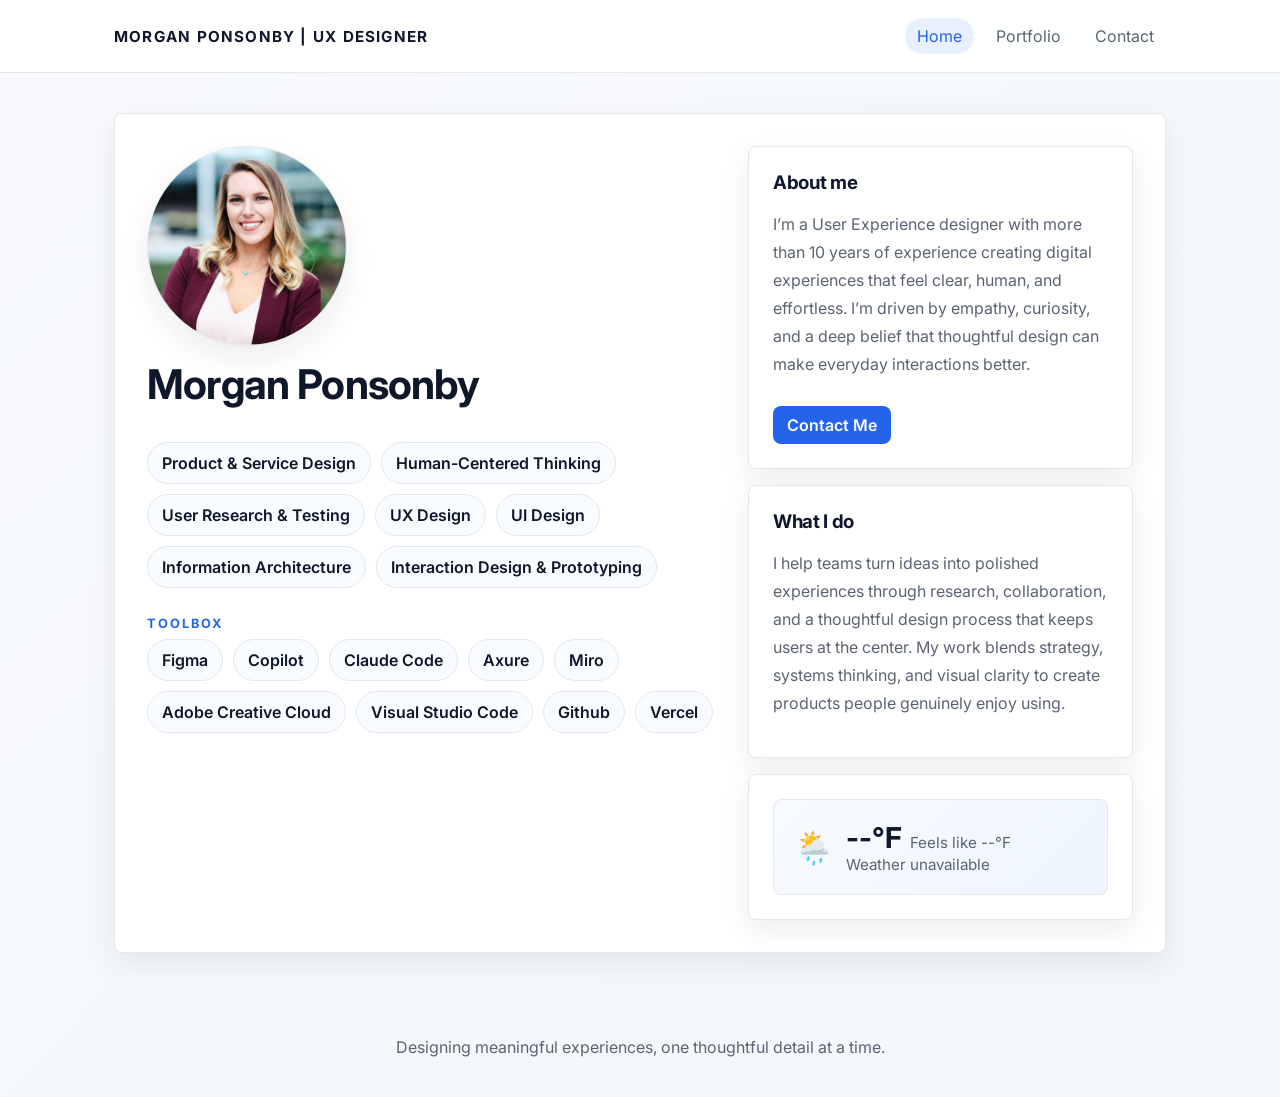
<file: index.html>
<!DOCTYPE html>
<html lang="en">
  <head>
    <meta charset="UTF-8" />
    <meta name="viewport" content="width=device-width, initial-scale=1.0" />
    <title>Morgan Ponsonby | UX Designer</title>
    <meta
      name="description"
      content="Morgan Ponsonby is a UX designer with over 10 years of experience crafting thoughtful digital experiences."
    />
    <link rel="preconnect" href="https://fonts.googleapis.com" />
    <link rel="preconnect" href="https://fonts.gstatic.com" crossorigin />
    <link href="https://fonts.googleapis.com/css2?family=Inter:wght@400;500;600;700;800&display=swap" rel="stylesheet" />
    <link rel="stylesheet" href="styles.css" />
  </head>
  <body>
    <header>
      <nav>
        <a class="brand" href="index.html">Morgan Ponsonby | UX Designer</a>
        <div class="nav-links">
          <a class="active" href="index.html">Home</a>
          <a href="pages/work.html">Portfolio</a>
          <a href="pages/contact.html">Contact</a>
        </div>
      </nav>
    </header>

    <main>
      <section class="hero">
        <div class="intro-column">
          <div class="portrait-frame">
            <img src="Headshot-Morgan.jpg" alt="Morgan Ponsonby" />
          </div>
          <h1>Morgan Ponsonby</h1>
          <div class="highlights">
            <span class="pill">Product & Service Design</span>
            <span class="pill">Human-Centered Thinking</span>
            <span class="pill">User Research & Testing</span>
            <span class="pill">UX Design</span>
            <span class="pill">UI Design</span>
            <span class="pill">Information Architecture</span>
            <span class="pill">Interaction Design & Prototyping</span>
          </div>
          <div class="skills-group">
            <div class="skills-label">TOOLBOX</div>
            <div class="highlights">
              <span class="pill">Figma</span>
              <span class="pill">Copilot</span>
              <span class="pill">Claude Code</span>
              <span class="pill">Axure</span>
              <span class="pill">Miro</span>
              <span class="pill">Adobe Creative Cloud</span>
              <span class="pill">Visual Studio Code</span>
              <span class="pill">Github</span>
              <span class="pill">Vercel</span>
            </div>
          </div>
        </div>

        <div class="info-grid">
          <article class="card">
            <h3>About me</h3>
            <p>
              I’m a User Experience designer with more than 10 years of experience creating digital
              experiences that feel clear, human, and effortless. I’m driven by empathy, curiosity,
              and a deep belief that thoughtful design can make everyday interactions better.
            </p>
            <a class="cta-link" href="mailto:hello@morganponsonby.com">Contact Me</a>
          </article>
          <article class="card">
            <h3>What I do</h3>
            <p>
              I help teams turn ideas into polished experiences through research, collaboration, and a
              thoughtful design process that keeps users at the center. My work blends strategy,
              systems thinking, and visual clarity to create products people genuinely enjoy using.
            </p>
          </article>
          <article class="card">
            <div id="weather-widget" class="weather-card">
              <div class="weather-main">
                <div id="weather-icon" class="weather-icon">☀️</div>
                <div>
                  <div class="weather-temp-row">
                    <div id="weather-temp" class="weather-temp">--°F</div>
                    <div id="weather-feels" class="weather-feels">Feels like --°F</div>
                  </div>
                  <div id="weather-location" class="weather-meta">Locating your weather…</div>
                </div>
              </div>
            </div>
          </article>
        </div>
      </section>
    </main>

    <footer>Designing meaningful experiences, one thoughtful detail at a time.</footer>

    <script src="app.js"></script>
  </body>
</html>
</file>
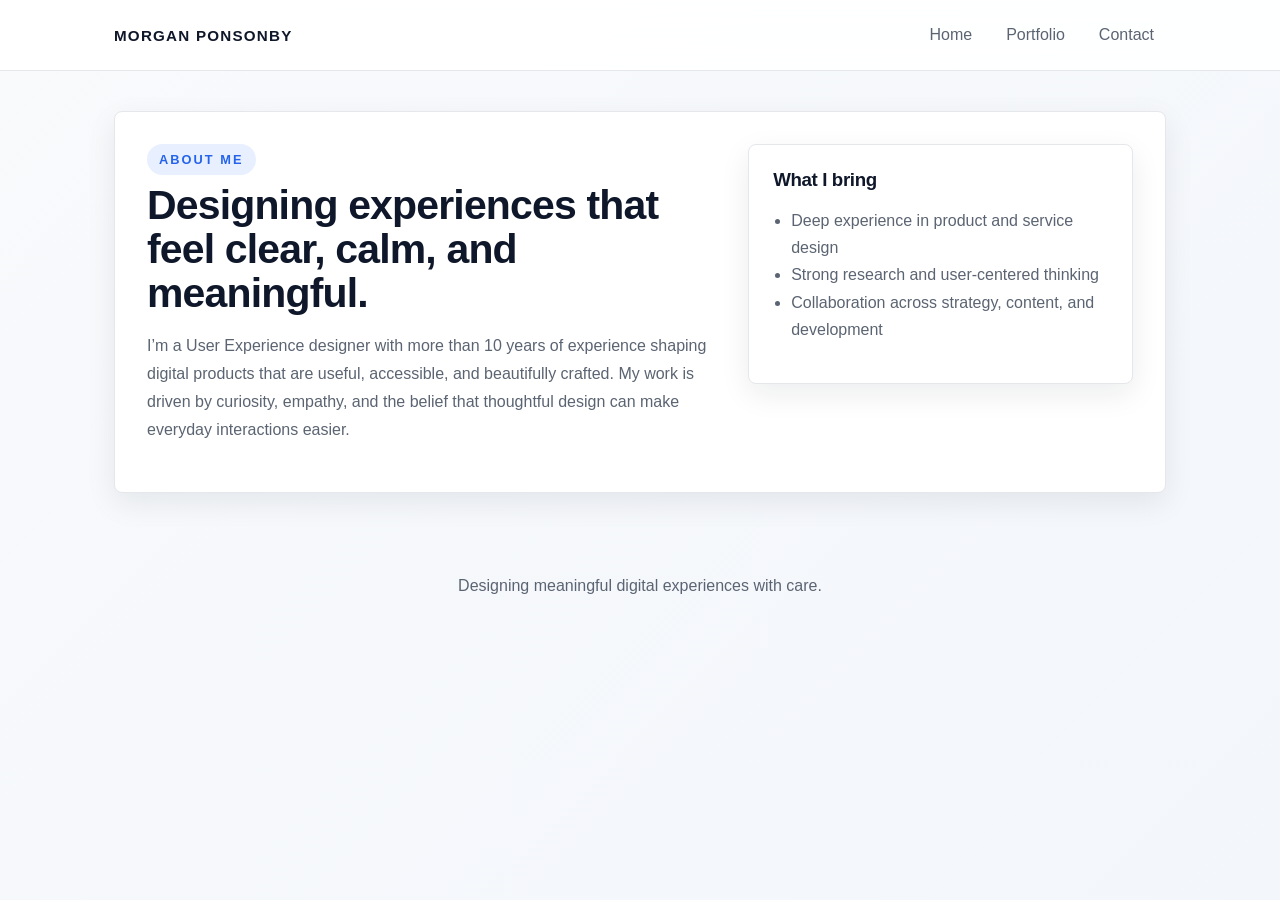
<file: pages/about.html>
<!DOCTYPE html>
<html lang="en">
  <head>
    <meta charset="UTF-8" />
    <meta name="viewport" content="width=device-width, initial-scale=1.0" />
    <title>About | Morgan Ponsonby</title>
    <link rel="stylesheet" href="../styles.css" />
  </head>
  <body>
    <header>
      <nav>
        <a class="brand" href="../index.html">Morgan Ponsonby</a>
        <div class="nav-links">
          <a href="../index.html">Home</a>
          <a href="work.html">Portfolio</a>
          <a href="contact.html">Contact</a>
        </div>
      </nav>
    </header>

    <main>
      <section class="hero">
        <div>
          <div class="eyebrow">About me</div>
          <h1>Designing experiences that feel clear, calm, and meaningful.</h1>
          <p>
            I’m a User Experience designer with more than 10 years of experience shaping digital
            products that are useful, accessible, and beautifully crafted. My work is driven by
            curiosity, empathy, and the belief that thoughtful design can make everyday interactions easier.
          </p>
        </div>
        <div class="card">
          <h3>What I bring</h3>
          <ul>
            <li>Deep experience in product and service design</li>
            <li>Strong research and user-centered thinking</li>
            <li>Collaboration across strategy, content, and development</li>
          </ul>
        </div>
      </section>
    </main>

    <footer>Designing meaningful digital experiences with care.</footer>
  </body>
</html>
</file>
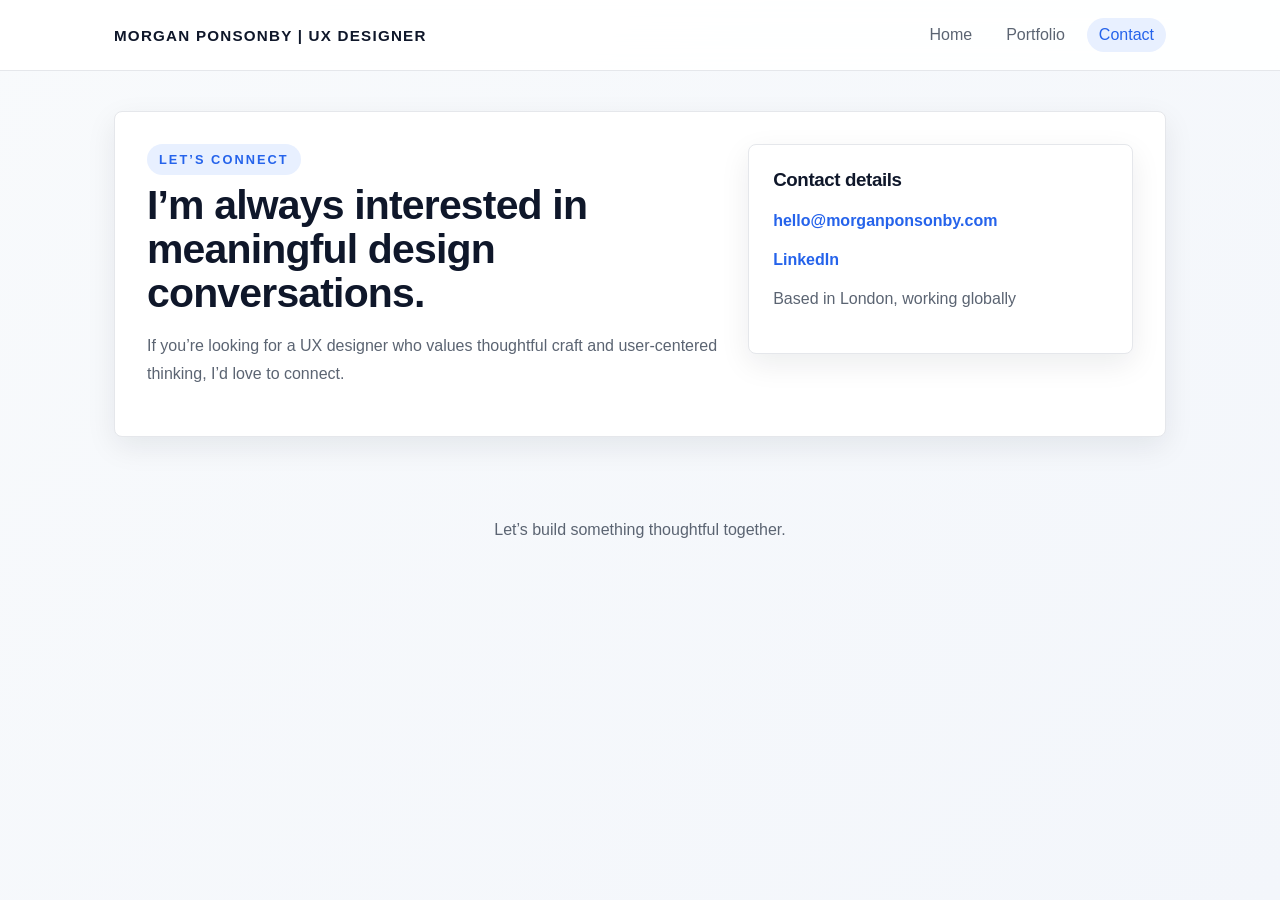
<file: pages/contact.html>
<!DOCTYPE html>
<html lang="en">
  <head>
    <meta charset="UTF-8" />
    <meta name="viewport" content="width=device-width, initial-scale=1.0" />
    <title>Contact | Morgan Ponsonby</title>
    <link rel="stylesheet" href="../styles.css" />
  </head>
  <body>
    <header>
      <nav>
        <a class="brand" href="../index.html">Morgan Ponsonby | UX Designer</a>
        <div class="nav-links">
          <a href="../index.html">Home</a>
          <a href="work.html">Portfolio</a>
          <a class="active" href="contact.html">Contact</a>
        </div>
      </nav>
    </header>

    <main>
      <section class="hero">
        <div>
          <div class="eyebrow">Let’s connect</div>
          <h1>I’m always interested in meaningful design conversations.</h1>
          <p>
            If you’re looking for a UX designer who values thoughtful craft and user-centered thinking,
            I’d love to connect.
          </p>
        </div>
        <div class="card">
          <h3>Contact details</h3>
          <ul class="contact-list">
            <li><a href="mailto:hello@morganponsonby.com">hello@morganponsonby.com</a></li>
            <li><a href="https://www.linkedin.com/" target="_blank" rel="noreferrer">LinkedIn</a></li>
            <li>Based in London, working globally</li>
          </ul>
        </div>
      </section>
    </main>

    <footer>Let’s build something thoughtful together.</footer>
  </body>
</html>
</file>
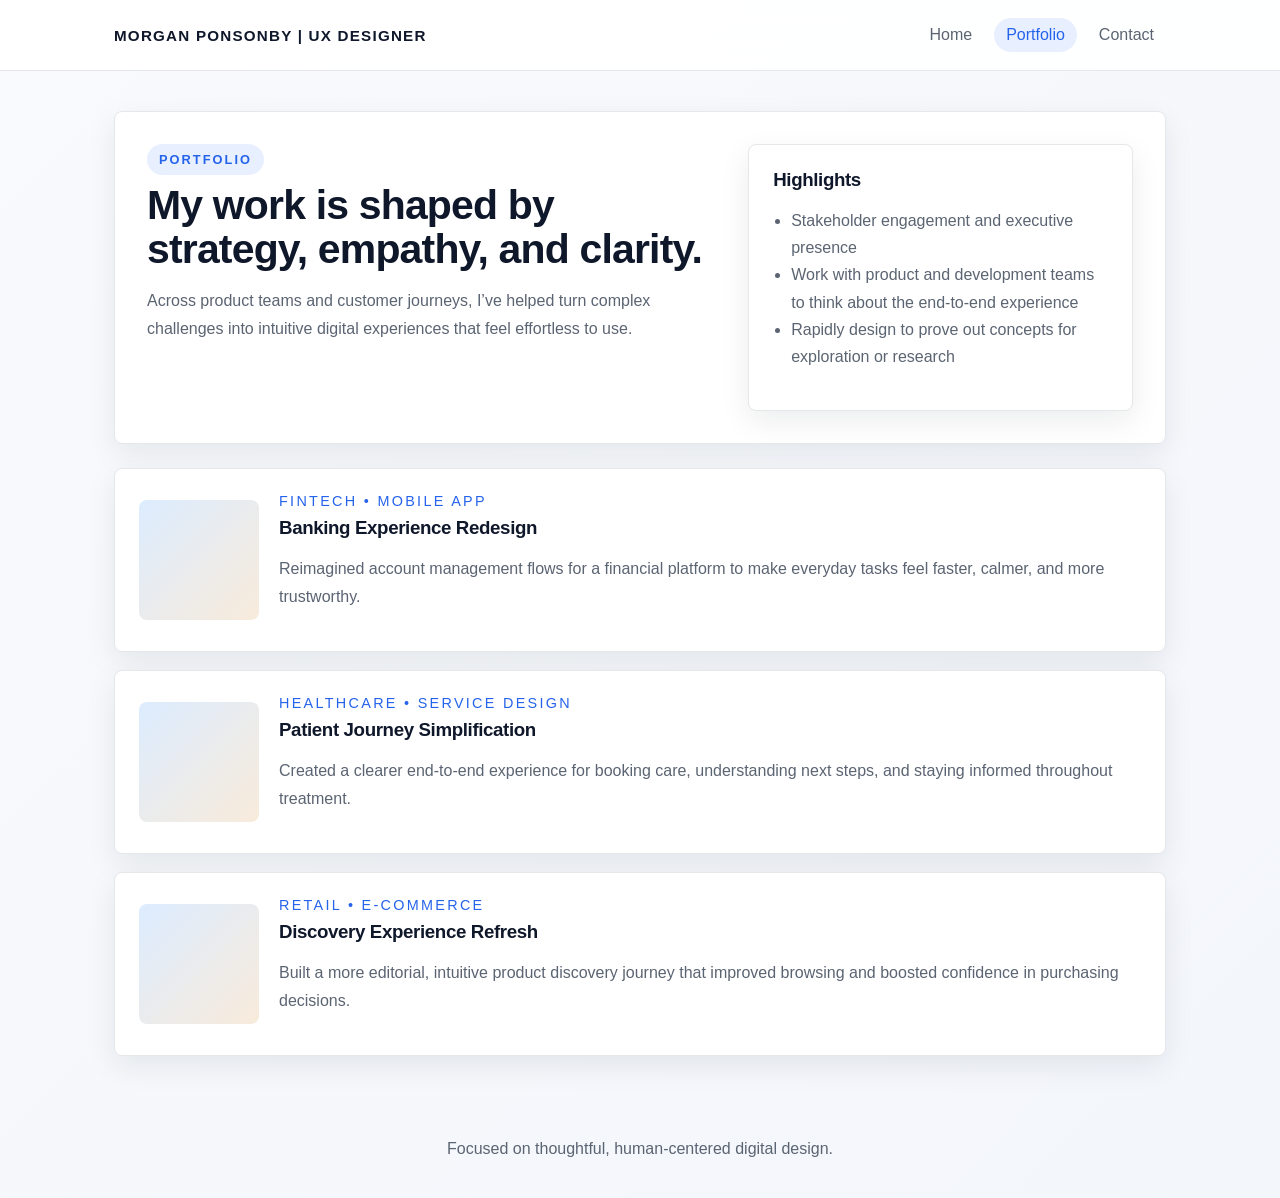
<file: pages/work.html>
<!DOCTYPE html>
<html lang="en">
  <head>
    <meta charset="UTF-8" />
    <meta name="viewport" content="width=device-width, initial-scale=1.0" />
    <title>Work | Morgan Ponsonby</title>
    <link rel="stylesheet" href="../styles.css" />
  </head>
  <body>
    <header>
      <nav>
        <a class="brand" href="../index.html">Morgan Ponsonby | UX Designer</a>
        <div class="nav-links">
          <a href="../index.html">Home</a>
          <a class="active" href="work.html">Portfolio</a>
          <a href="contact.html">Contact</a>
        </div>
      </nav>
    </header>

    <main>
      <section class="hero">
        <div>
          <div class="eyebrow">Portfolio</div>
          <h1>My work is shaped by strategy, empathy, and clarity.</h1>
          <p>
            Across product teams and customer journeys, I’ve helped turn complex challenges into
            intuitive digital experiences that feel effortless to use.
          </p>
        </div>
        <div class="card">
          <h3>Highlights</h3>
          <ul>
            <li>Stakeholder engagement and executive presence</li>
            <li>Work with product and development teams to think about the end-to-end experience</li>
            <li>Rapidly design to prove out concepts for exploration or research</li>
          </ul>
        </div>
      </section>

      <section class="work-grid">
        <article class="work-item">
          <div class="work-thumb" aria-hidden="true"></div>
          <div class="work-copy">
            <div class="meta">Fintech • Mobile App</div>
            <h3>Banking Experience Redesign</h3>
            <p>
              Reimagined account management flows for a financial platform to make everyday tasks feel
              faster, calmer, and more trustworthy.
            </p>
          </div>
        </article>

        <article class="work-item">
          <div class="work-thumb" aria-hidden="true"></div>
          <div class="work-copy">
            <div class="meta">Healthcare • Service Design</div>
            <h3>Patient Journey Simplification</h3>
            <p>
              Created a clearer end-to-end experience for booking care, understanding next steps, and
              staying informed throughout treatment.
            </p>
          </div>
        </article>

        <article class="work-item">
          <div class="work-thumb" aria-hidden="true"></div>
          <div class="work-copy">
            <div class="meta">Retail • E-commerce</div>
            <h3>Discovery Experience Refresh</h3>
            <p>
              Built a more editorial, intuitive product discovery journey that improved browsing and
              boosted confidence in purchasing decisions.
            </p>
          </div>
        </article>
      </section>
    </main>

    <footer>Focused on thoughtful, human-centered digital design.</footer>
  </body>
</html>
</file>
<file: styles.css>
:root {
  color-scheme: light;
  --bg: #f6f8fc;
  --panel: #ffffff;
  --text: #0f172a;
  --muted: #5b6472;
  --accent: #2563eb;
  --accent-strong: #1d4ed8;
  --accent-soft: #e8f0ff;
  --border: #e5e7eb;
  --shadow: 0 10px 30px rgba(15, 23, 42, 0.08);
}

* {
  box-sizing: border-box;
}

body {
  margin: 0;
  font-family: "Inter", "SF Pro Display", "Segoe UI", Roboto, Arial, sans-serif;
  color: var(--text);
  background: linear-gradient(135deg, #f8fafc 0%, #f3f6fb 100%);
  min-height: 100vh;
}

a {
  color: var(--accent);
  text-decoration: none;
}

header {
  background: rgba(255, 255, 255, 0.9);
  border-bottom: 1px solid var(--border);
  backdrop-filter: blur(14px);
  position: sticky;
  top: 0;
  z-index: 10;
}

nav {
  max-width: 1100px;
  margin: 0 auto;
  padding: 18px 24px;
  display: flex;
  justify-content: space-between;
  align-items: center;
}

.brand {
  font-weight: 700;
  letter-spacing: 0.08em;
  text-transform: uppercase;
  font-size: 0.95rem;
  color: var(--text);
}

.nav-links {
  display: flex;
  gap: 10px;
  flex-wrap: wrap;
}

.nav-links a {
  color: var(--muted);
  padding: 8px 12px;
  border-radius: 999px;
  transition: all 0.2s ease;
}

.nav-links a:hover,
.nav-links a.active {
  color: var(--accent);
  background: var(--accent-soft);
}

main {
  max-width: 1100px;
  margin: 0 auto;
  padding: 40px 24px 64px;
}

.hero,
.card,
.work-item {
  background: var(--panel);
  border: 1px solid var(--border);
  border-radius: 8px;
  box-shadow: var(--shadow);
}

.hero {
  display: grid;
  grid-template-columns: 1.2fr 0.8fr;
  gap: 24px;
  padding: 32px;
  align-items: start;
}

.intro-column {
  display: flex;
  flex-direction: column;
  gap: 16px;
}

.portrait-frame {
  width: 200px;
  height: 200px;
  border-radius: 50%;
  overflow: hidden;
  border: 1px solid var(--border);
  box-shadow: 0 12px 30px rgba(15, 23, 42, 0.08);
  background: #e8eef7;
}

.portrait-frame img {
  display: block;
  width: 100%;
  height: 100%;
  object-fit: cover;
  object-position: center 20%;
}

.eyebrow {
  display: inline-block;
  padding: 8px 12px;
  border-radius: 999px;
  background: var(--accent-soft);
  color: var(--accent);
  font-size: 0.8rem;
  text-transform: uppercase;
  letter-spacing: 0.16em;
  margin-bottom: 8px;
  font-weight: 600;
}

h1,
h2,
h3 {
  margin: 0 0 12px;
  font-family: "Inter", "SF Pro Display", "Segoe UI", sans-serif;
  font-weight: 700;
  letter-spacing: -0.02em;
}

h1 {
  font-size: clamp(2.1rem, 3.2vw, 3.2rem);
  line-height: 1.08;
}

h2 {
  font-size: clamp(1.6rem, 2.2vw, 2rem);
}

p {
  line-height: 1.75;
  color: var(--muted);
  font-size: 1rem;
}

.highlights {
  display: flex;
  flex-wrap: wrap;
  gap: 10px;
  margin-top: 8px;
}

.skills-group {
  margin-top: 4px;
  padding-top: 8px;
}

.skills-label {
  margin: 0 0 6px;
  font-size: 0.8rem;
  font-weight: 700;
  color: var(--accent);
  letter-spacing: 0.16em;
  text-transform: uppercase;
}

.pill {
  padding: 10px 14px;
  border-radius: 999px;
  background: #f8fbff;
  border: 1px solid var(--border);
  color: var(--text);
  font-weight: 600;
}

.info-grid {
  display: grid;
  gap: 16px;
  margin-top: 0;
}

.card {
  padding: 24px;
  transition: transform 0.2s ease, box-shadow 0.2s ease;
}

.card:hover {
  transform: translateY(-2px);
  box-shadow: 0 16px 34px rgba(15, 23, 42, 0.1);
}

.card h3 {
  margin-top: 0;
  margin-bottom: 8px;
}

.weather-card {
  display: flex;
  justify-content: space-between;
  align-items: center;
  gap: 16px;
  padding: 20px;
  background: linear-gradient(135deg, #f8fbff 0%, #eef5ff 100%);
  border: 1px solid var(--border);
  border-radius: 8px;
}

.weather-main {
  display: flex;
  align-items: center;
  gap: 12px;
}

.weather-icon {
  font-size: 2rem;
}

.weather-temp {
  font-size: 1.8rem;
  font-weight: 700;
  color: var(--text);
}

.weather-temp-row {
  display: flex;
  align-items: baseline;
  gap: 8px;
  flex-wrap: wrap;
}

.weather-feels {
  font-size: 0.95rem;
  color: var(--muted);
}

.weather-meta {
  color: var(--muted);
  font-size: 0.95rem;
}

.weather-loading,
.weather-error {
  font-size: 0.95rem;
  color: var(--muted);
}

.portrait {
  width: 100%;
  border-radius: 8px;
  min-height: 260px;
  background: linear-gradient(135deg, #dcecff 0%, #f8ebdb 100%);
  border: 1px solid var(--border);
  display: flex;
  align-items: center;
  justify-content: center;
  color: var(--accent);
  font-size: 1rem;
  font-weight: 600;
  text-transform: uppercase;
  letter-spacing: 0.16em;
}

.grid-2 {
  display: grid;
  grid-template-columns: repeat(2, minmax(0, 1fr));
  gap: 20px;
  margin-top: 24px;
}

.work-grid {
  display: grid;
  gap: 18px;
  margin-top: 24px;
}

.work-item {
  display: flex;
  gap: 20px;
  align-items: center;
  padding: 24px;
  transition: transform 0.2s ease, box-shadow 0.2s ease, border-color 0.2s ease;
  cursor: pointer;
}

.work-item:hover {
  transform: translateY(-2px);
  box-shadow: 0 14px 32px rgba(15, 23, 42, 0.1);
  border-color: var(--accent);
}

.work-thumb {
  width: 120px;
  height: 120px;
  border-radius: 8px;
  background: linear-gradient(135deg, #dcecff 0%, #f8ebdb 100%);
  flex-shrink: 0;
}

.work-copy {
  flex: 1;
}

.cta-link {
  display: inline-block;
  margin-top: 12px;
  padding: 9px 14px;
  background: var(--accent);
  color: #fff;
  border-radius: 8px;
  font-weight: 600;
  transition: background 0.2s ease;
}

.cta-link:hover {
  background: var(--accent-strong);
}

.work-item .meta {
  color: var(--accent);
  font-size: 0.9rem;
  text-transform: uppercase;
  letter-spacing: 0.16em;
  margin-bottom: 8px;
}

ul {
  padding-left: 18px;
  color: var(--muted);
  line-height: 1.7;
}

.contact-list {
  display: grid;
  gap: 12px;
  padding: 0;
  list-style: none;
}

.contact-list a {
  font-weight: 600;
}

footer {
  text-align: center;
  padding: 20px 24px 40px;
  color: var(--muted);
}

@media (max-width: 760px) {
  .hero,
  .grid-2 {
    grid-template-columns: 1fr;
  }

  nav {
    flex-direction: column;
    gap: 12px;
  }

  .work-item {
    flex-direction: column;
    align-items: flex-start;
  }

  .work-thumb {
    width: 100%;
    height: 140px;
  }
}
</file>
